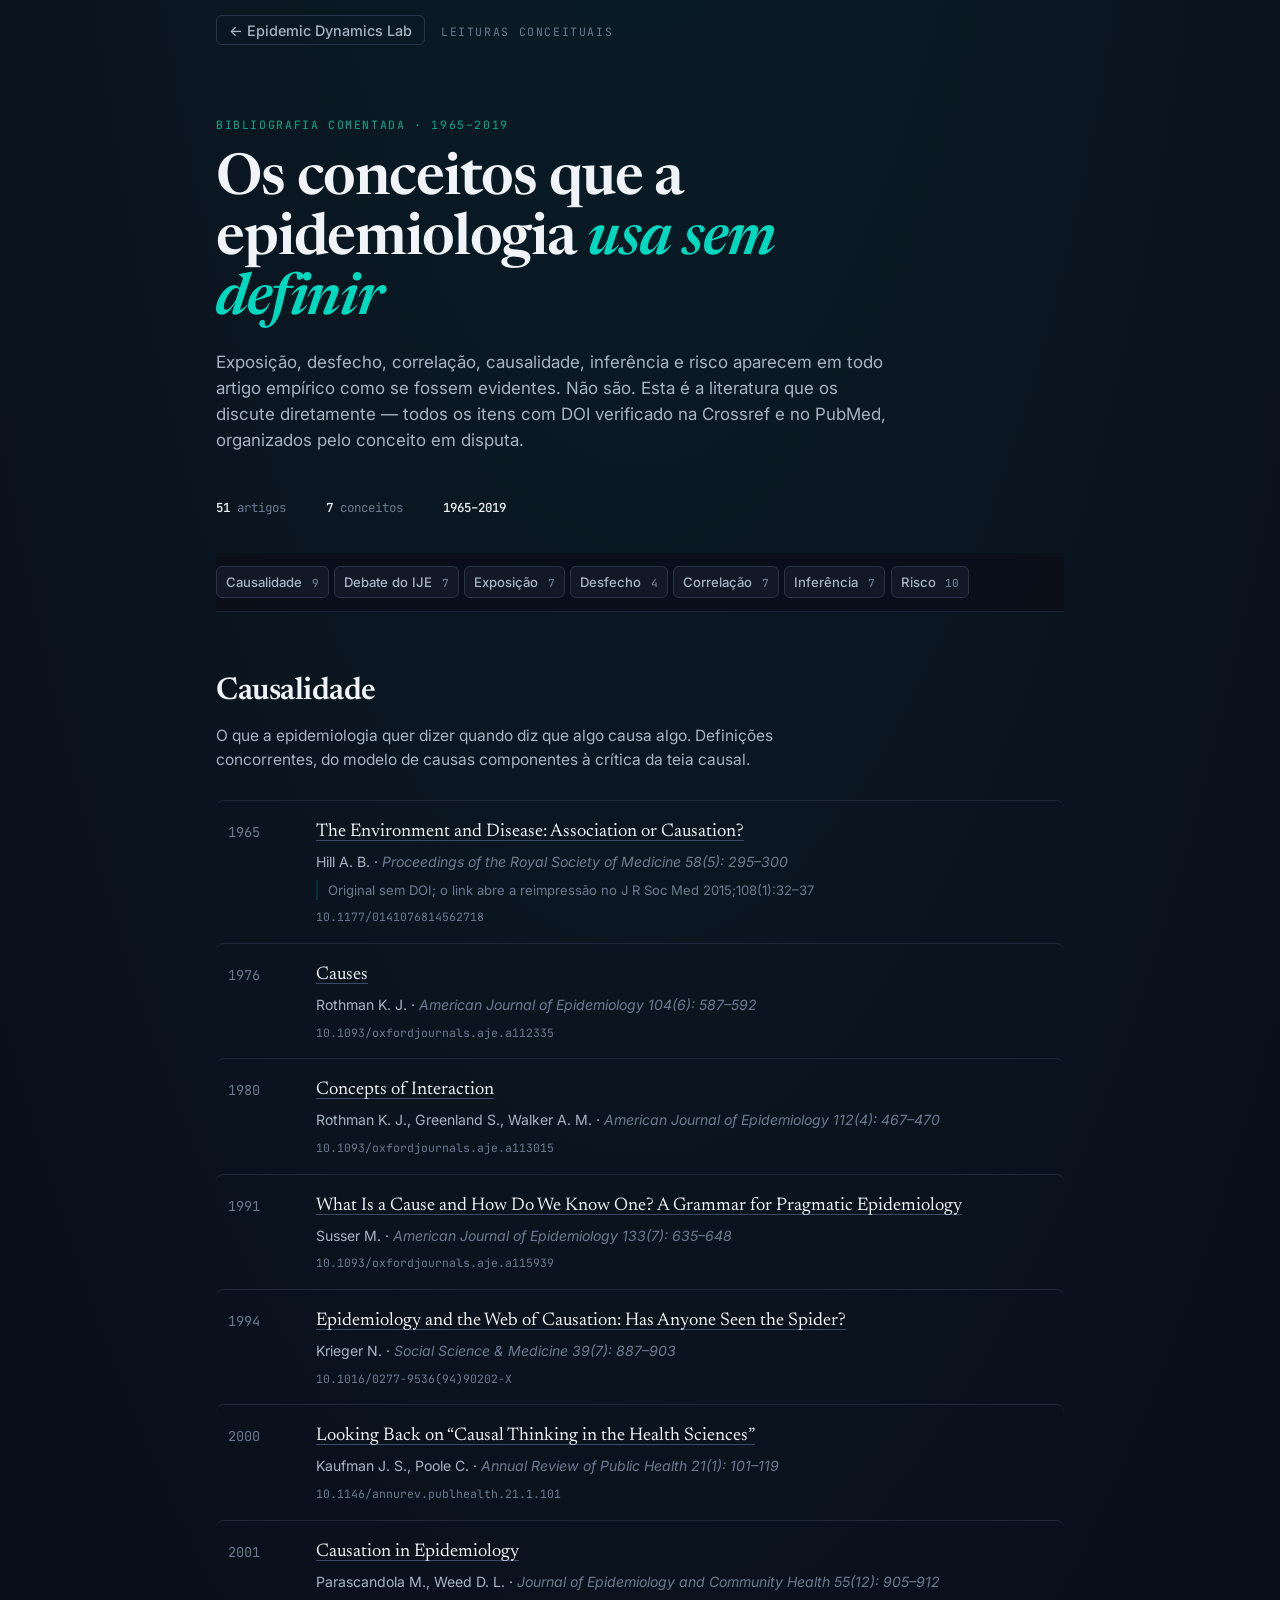
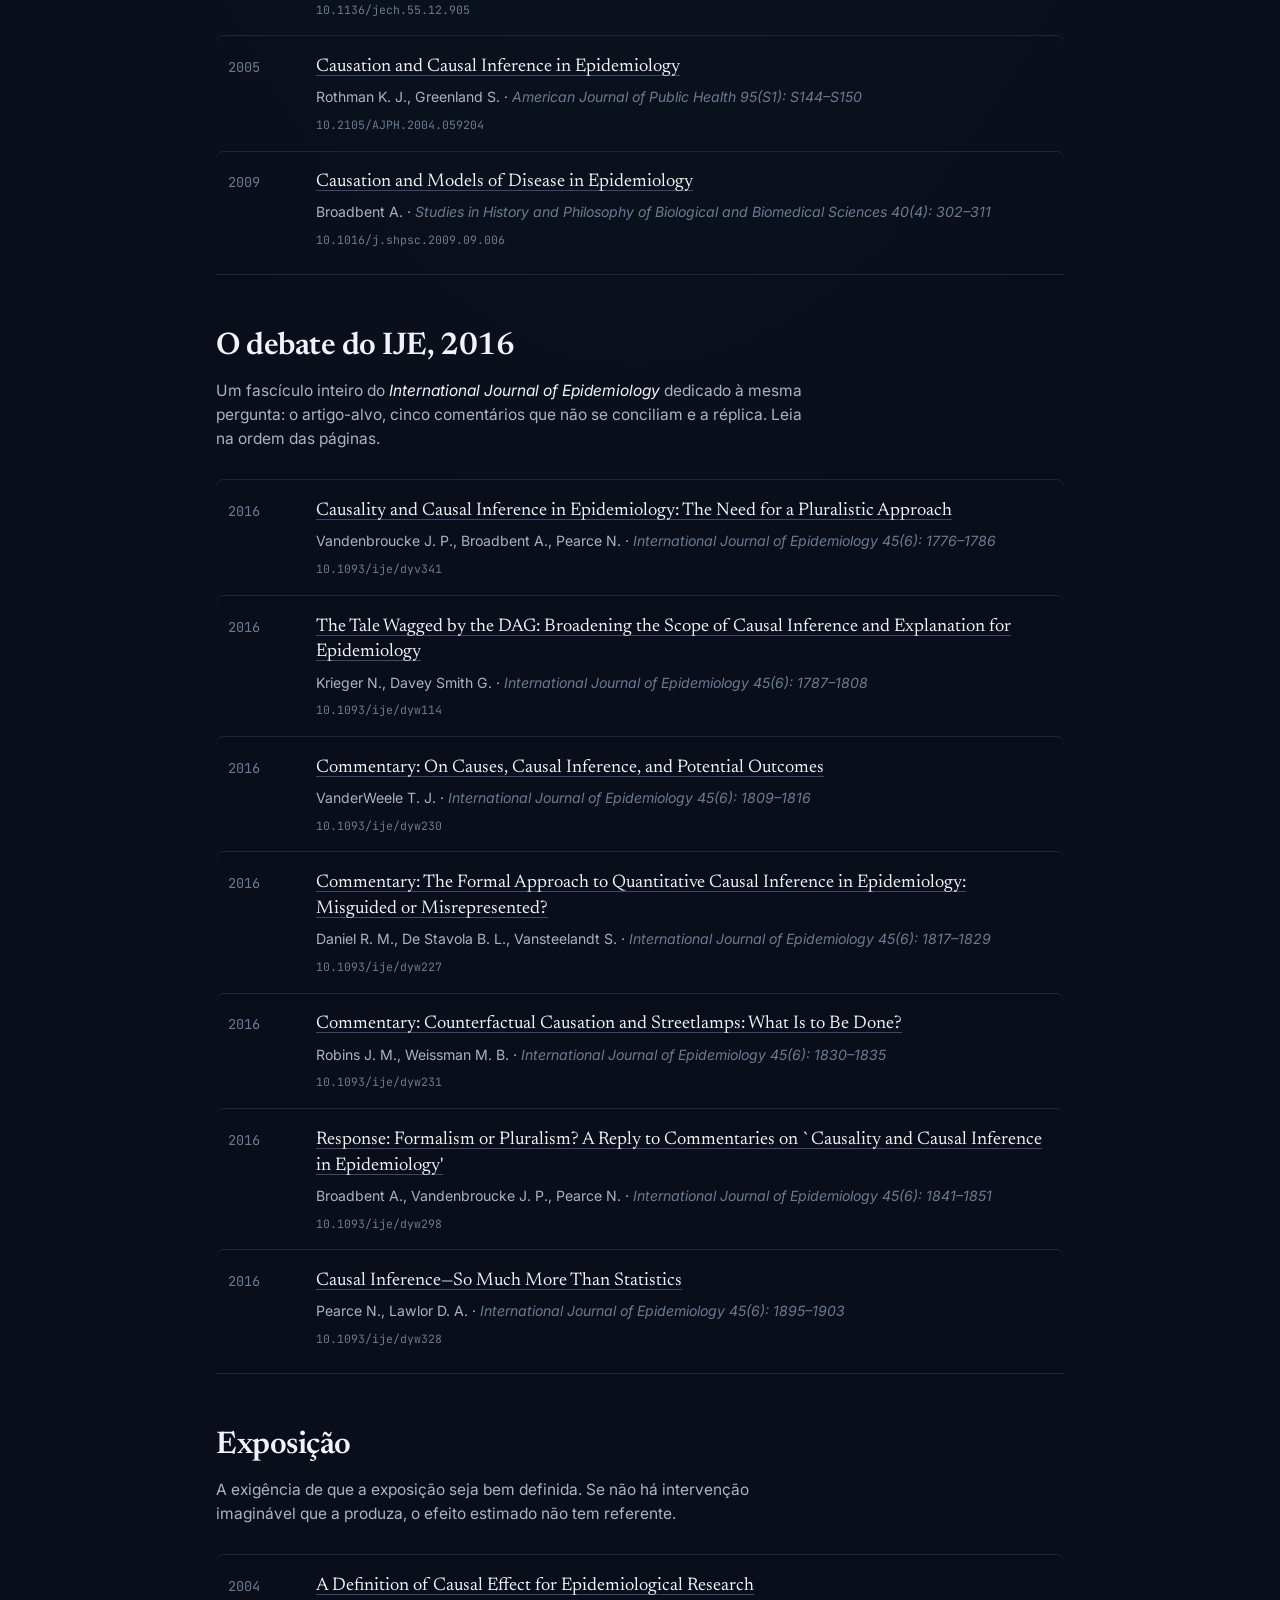
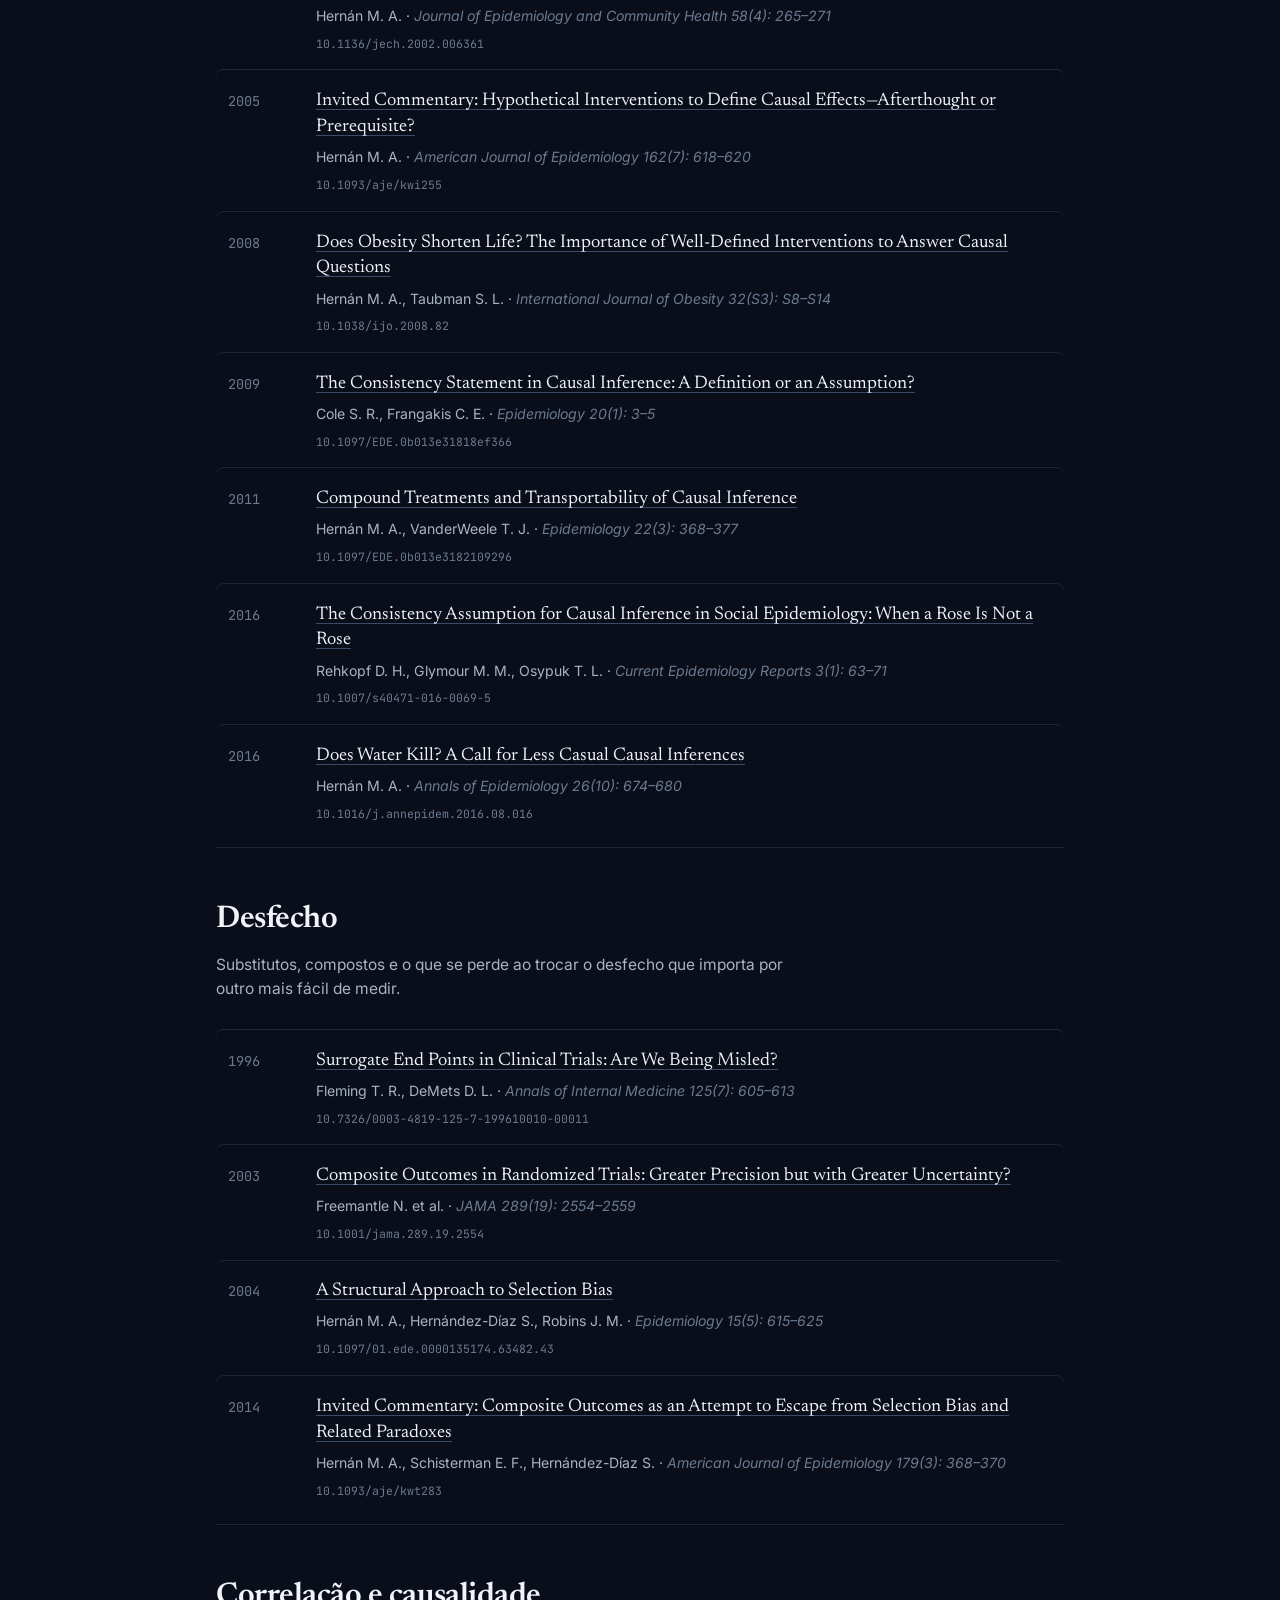
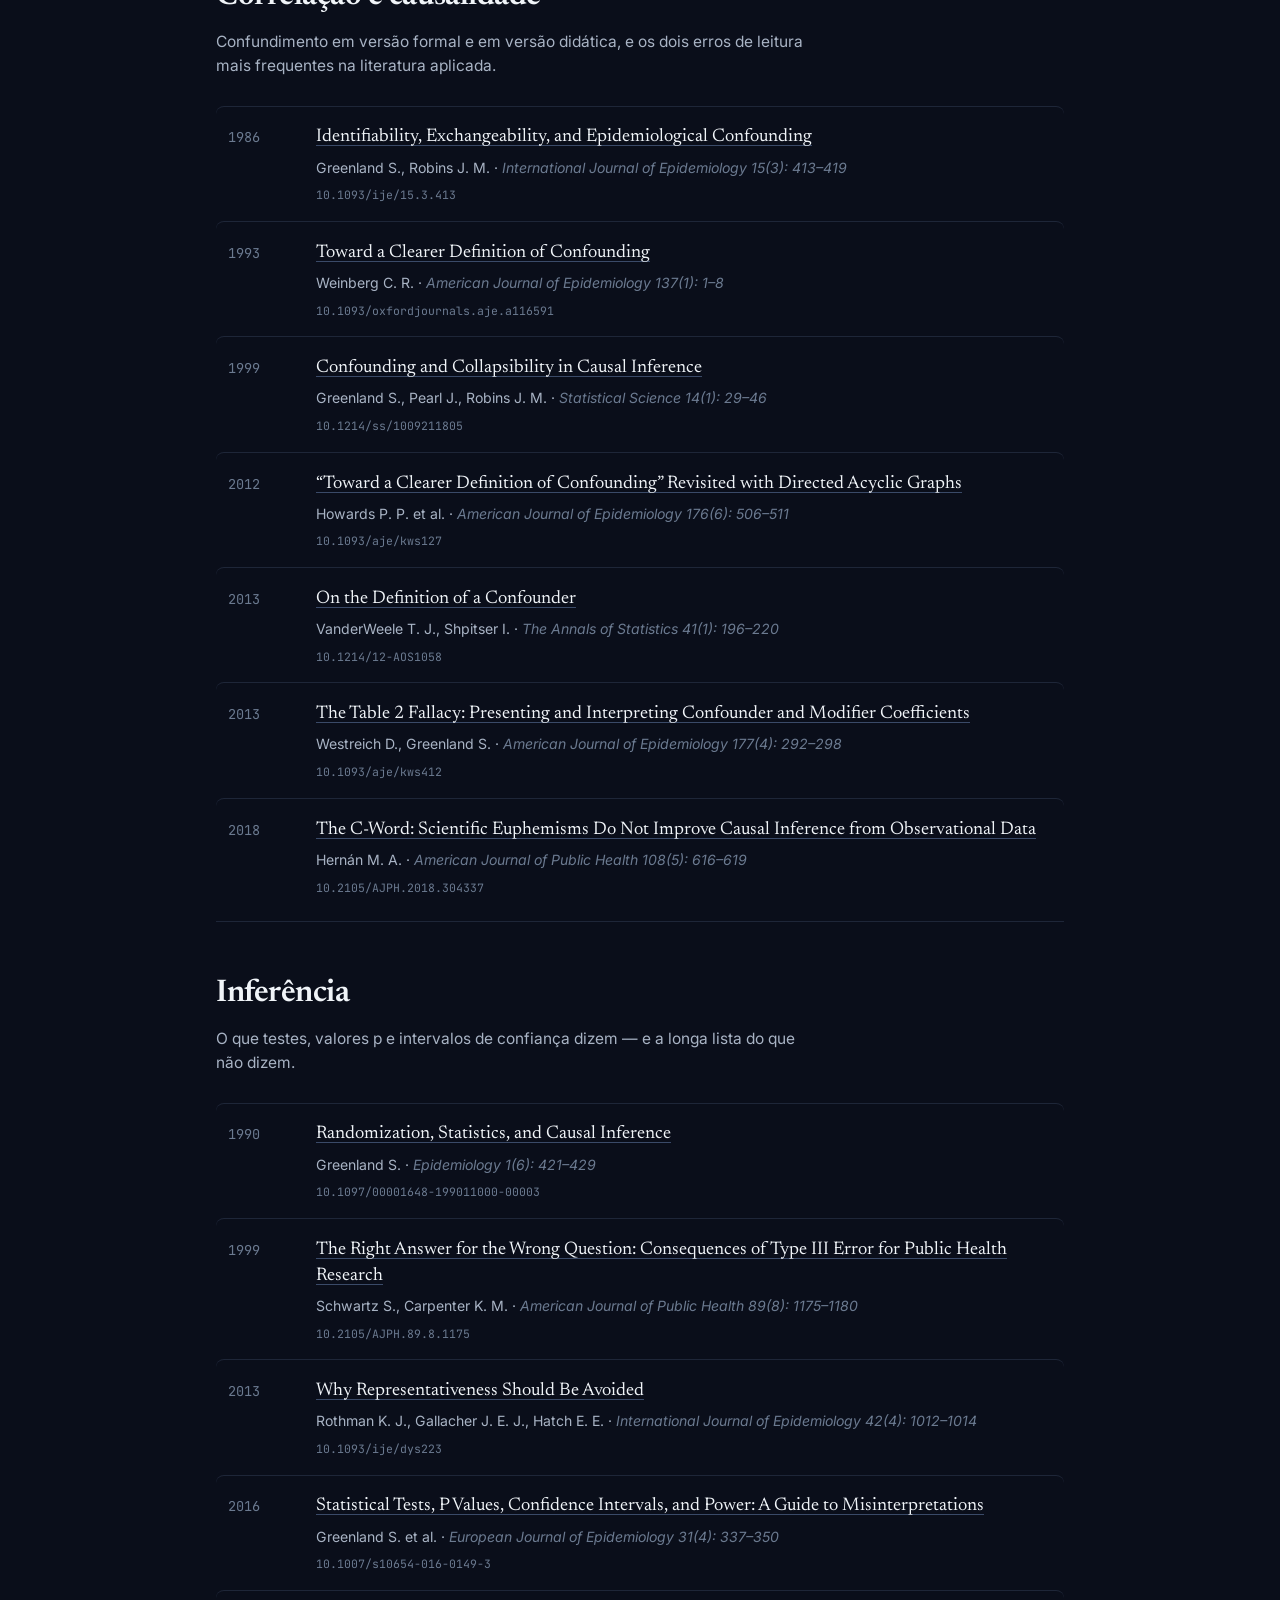
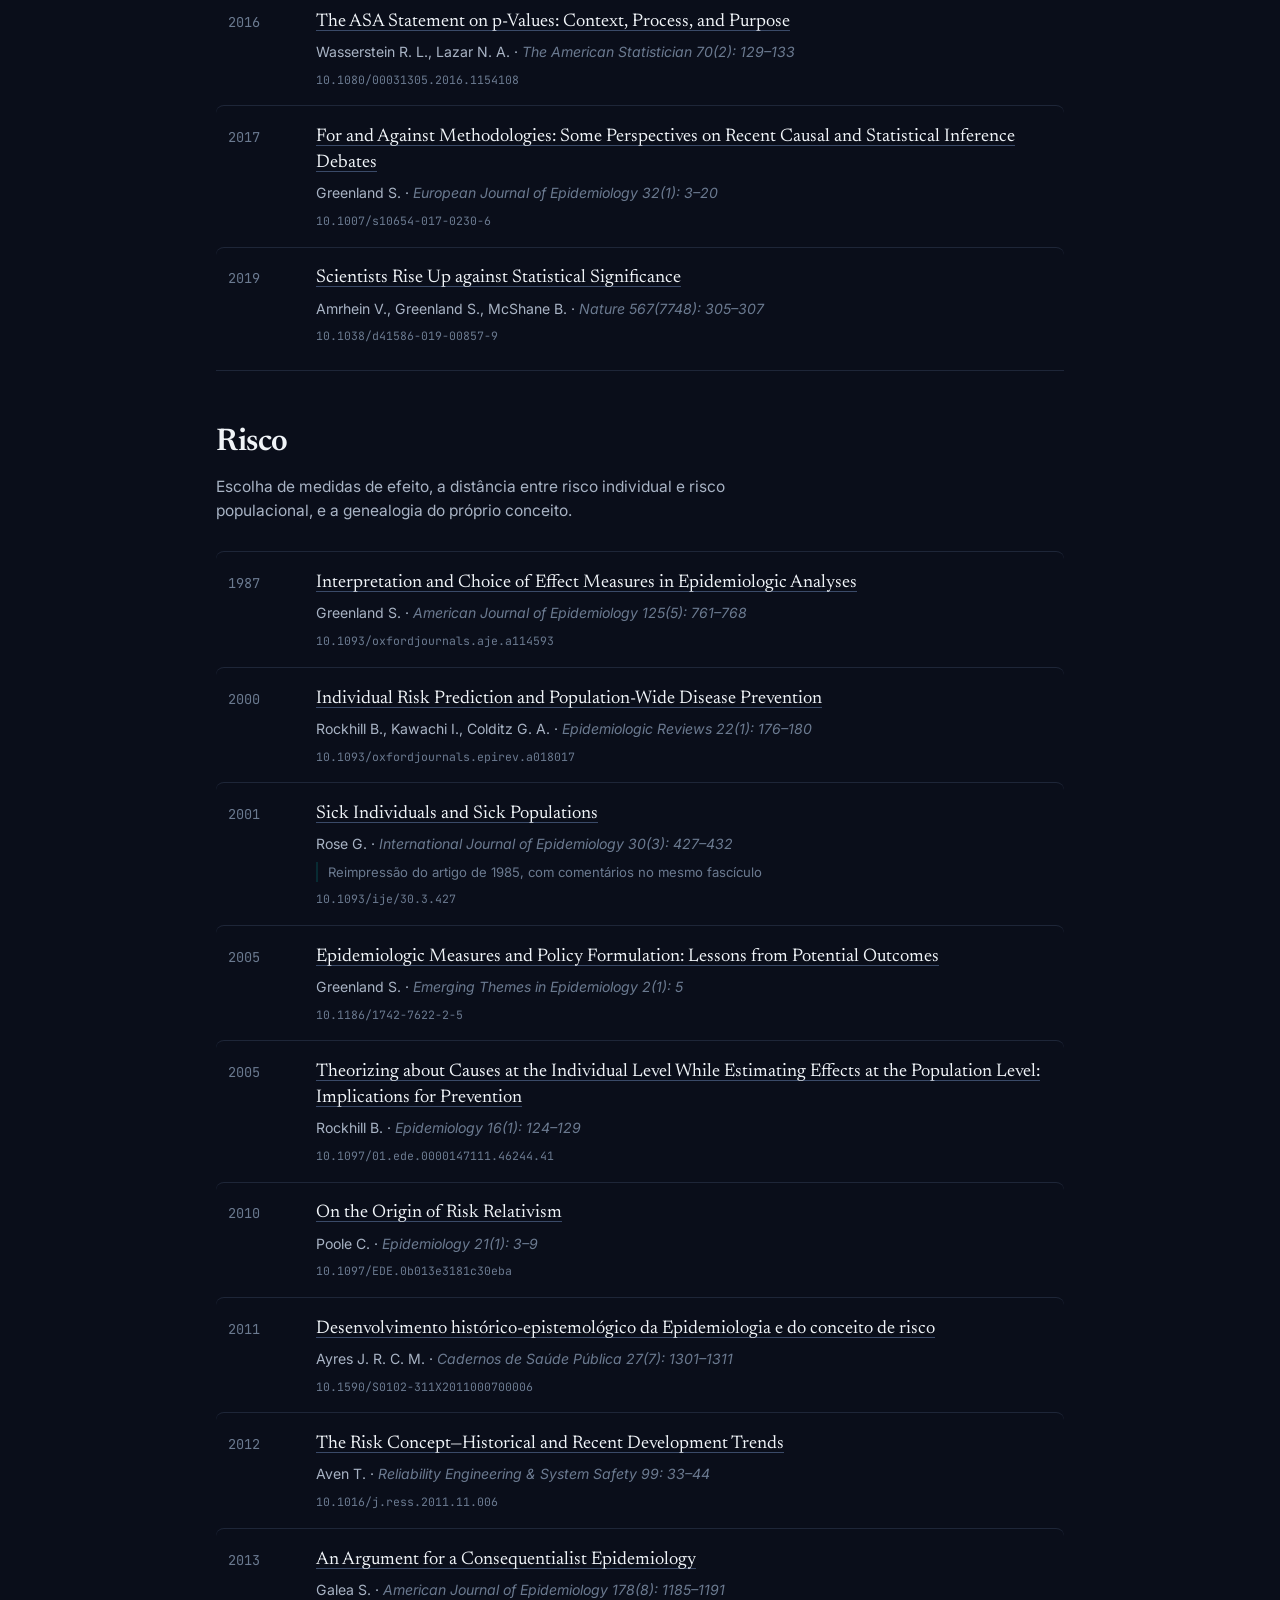
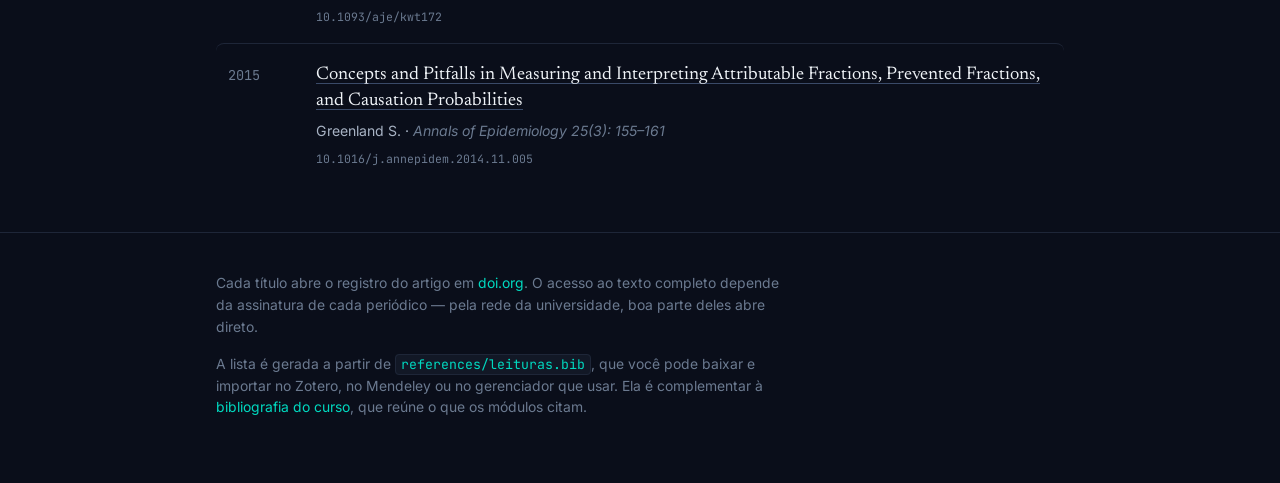
<file: leituras.html>
<!DOCTYPE html>
<html xmlns="http://www.w3.org/1999/xhtml" lang="pt-BR" xml:lang="pt-BR"><head>

<meta charset="utf-8">
<meta name="generator" content="quarto-1.9.38">

<meta name="viewport" content="width=device-width, initial-scale=1.0, user-scalable=yes">

<meta name="description" content="Bibliografia comentada sobre exposição, desfecho, correlação, causalidade, inferência e risco: 51 artigos com DOI, agrupados pelo conceito em disputa.">

<title>Leituras conceituais — Epidemic Dynamics Lab</title>
<style>
/* Default styles provided by pandoc.
** See https://pandoc.org/MANUAL.html#variables-for-html for config info.
*/
code{white-space: pre-wrap;}
span.smallcaps{font-variant: small-caps;}
div.columns{display: flex; gap: min(4vw, 1.5em);}
div.column{flex: auto; overflow-x: auto;}
div.hanging-indent{margin-left: 1.5em; text-indent: -1.5em;}
ul.task-list{list-style: none;}
ul.task-list li input[type="checkbox"] {
  width: 0.8em;
  margin: 0 0.8em 0.2em -1em; /* quarto-specific, see https://github.com/quarto-dev/quarto-cli/issues/4556 */ 
  vertical-align: middle;
}
.display.math{display: block; text-align: center; margin: 0.5rem auto;}
</style>


<meta name="author" content="Henrique Alvarenga da Silva">
<link rel="icon" href="assets/favicon.svg" type="image/svg+xml">
<link rel="canonical" href="https://henriquealvarenga.com/epidemic-dynamics-lab/leituras.html">
<meta property="og:type" content="article">
<meta property="og:title" content="Leituras conceituais — Epidemic Dynamics Lab">
<meta property="og:description" content="51 artigos sobre exposição, desfecho, correlação, causalidade, inferência e risco, agrupados pelo conceito em disputa.">
<meta property="og:url" content="https://henriquealvarenga.com/epidemic-dynamics-lab/leituras.html">
<meta property="og:image" content="https://henriquealvarenga.com/epidemic-dynamics-lab/assets/og-image.png">
<meta property="og:locale" content="pt_BR">
<meta name="twitter:card" content="summary_large_image">
<link rel="preconnect" href="https://fonts.googleapis.com">
<link rel="preconnect" href="https://fonts.gstatic.com" crossorigin="">
<link rel="stylesheet" href="https://fonts.googleapis.com/css2?family=Inter:wght@400;500;600;700&amp;family=Newsreader:ital,opsz,wght@0,6..72,400;0,6..72,600;1,6..72,400&amp;family=JetBrains+Mono:wght@400;500&amp;display=swap">


<link rel="stylesheet" href="assets/leituras.css">
</head>

<body>





<div class="topbar">
<p><a href="index.html" class="topbar-back">← Epidemic Dynamics Lab</a></p>
<p><span class="topbar-title">Leituras conceituais</span></p>
</div>
<div class="hero">
<div class="wrap">
<p><span class="eyebrow">Bibliografia comentada · 1965–2019</span></p>
<h1 id="os-conceitos-que-a-epidemiologia-usa-sem-definir">Os conceitos que a epidemiologia <span class="em">usa sem definir</span></h1>
<div class="lede">
<p>Exposição, desfecho, correlação, causalidade, inferência e risco aparecem em todo artigo empírico como se fossem evidentes. Não são. Esta é a literatura que os discute diretamente — todos os itens com DOI verificado na Crossref e no PubMed, organizados pelo conceito em disputa.</p>
</div>
</div>
</div>
<div class="wrap">
<!-- ARQUIVO GERADO por scripts/leituras2md.py a partir de
     references/leituras.bib. NÃO EDITE À MÃO: a próxima execução
     do gerador sobrescreve tudo. Para mudar uma referência, edite
     o .bib; para mudar a prosa de uma seção, edite o gerador. -->
<ul class="facts">
  <li><b>51</b> artigos</li>
  <li><b>7</b> conceitos</li>
  <li><b>1965–2019</b></li>
</ul>

<nav class="chips" aria-label="Conceitos">
  <a class="chip" href="#causalidade">Causalidade <span>9</span></a>
  <a class="chip" href="#debate">Debate do IJE <span>7</span></a>
  <a class="chip" href="#exposicao">Exposição <span>7</span></a>
  <a class="chip" href="#desfecho">Desfecho <span>4</span></a>
  <a class="chip" href="#correlacao">Correlação <span>7</span></a>
  <a class="chip" href="#inferencia">Inferência <span>7</span></a>
  <a class="chip" href="#risco">Risco <span>10</span></a>
</nav>

<section id="causalidade" class="sec">
  <header class="sec-head">
    <h2>Causalidade</h2>
    <p>O que a epidemiologia quer dizer quando diz que algo causa algo. Definições concorrentes, do modelo de causas componentes à crítica da teia causal.</p>
  </header>
  <ol class="refs">
    <li class="ref">
      <span class="ref-year">1965</span>
      <div class="ref-body">
        <a class="ref-title" href="https://doi.org/10.1177/0141076814562718" target="_blank" rel="noopener">The Environment and Disease: Association or Causation?</a>
        <p class="ref-source">Hill A. B. · <i>Proceedings of the Royal Society of Medicine 58(5): 295–300</i></p>
        <p class="ref-note">Original sem DOI; o link abre a reimpressão no J R Soc Med 2015;108(1):32–37</p>
        <span class="ref-doi">10.1177/0141076814562718</span>
      </div>
    </li>
    <li class="ref">
      <span class="ref-year">1976</span>
      <div class="ref-body">
        <a class="ref-title" href="https://doi.org/10.1093/oxfordjournals.aje.a112335" target="_blank" rel="noopener">Causes</a>
        <p class="ref-source">Rothman K. J. · <i>American Journal of Epidemiology 104(6): 587–592</i></p>
        <span class="ref-doi">10.1093/oxfordjournals.aje.a112335</span>
      </div>
    </li>
    <li class="ref">
      <span class="ref-year">1980</span>
      <div class="ref-body">
        <a class="ref-title" href="https://doi.org/10.1093/oxfordjournals.aje.a113015" target="_blank" rel="noopener">Concepts of Interaction</a>
        <p class="ref-source">Rothman K. J., Greenland S., Walker A. M. · <i>American Journal of Epidemiology 112(4): 467–470</i></p>
        <span class="ref-doi">10.1093/oxfordjournals.aje.a113015</span>
      </div>
    </li>
    <li class="ref">
      <span class="ref-year">1991</span>
      <div class="ref-body">
        <a class="ref-title" href="https://doi.org/10.1093/oxfordjournals.aje.a115939" target="_blank" rel="noopener">What Is a Cause and How Do We Know One? A Grammar for Pragmatic Epidemiology</a>
        <p class="ref-source">Susser M. · <i>American Journal of Epidemiology 133(7): 635–648</i></p>
        <span class="ref-doi">10.1093/oxfordjournals.aje.a115939</span>
      </div>
    </li>
    <li class="ref">
      <span class="ref-year">1994</span>
      <div class="ref-body">
        <a class="ref-title" href="https://doi.org/10.1016/0277-9536(94)90202-X" target="_blank" rel="noopener">Epidemiology and the Web of Causation: Has Anyone Seen the Spider?</a>
        <p class="ref-source">Krieger N. · <i>Social Science &amp; Medicine 39(7): 887–903</i></p>
        <span class="ref-doi">10.1016/0277-9536(94)90202-X</span>
      </div>
    </li>
    <li class="ref">
      <span class="ref-year">2000</span>
      <div class="ref-body">
        <a class="ref-title" href="https://doi.org/10.1146/annurev.publhealth.21.1.101" target="_blank" rel="noopener">Looking Back on “Causal Thinking in the Health Sciences”</a>
        <p class="ref-source">Kaufman J. S., Poole C. · <i>Annual Review of Public Health 21(1): 101–119</i></p>
        <span class="ref-doi">10.1146/annurev.publhealth.21.1.101</span>
      </div>
    </li>
    <li class="ref">
      <span class="ref-year">2001</span>
      <div class="ref-body">
        <a class="ref-title" href="https://doi.org/10.1136/jech.55.12.905" target="_blank" rel="noopener">Causation in Epidemiology</a>
        <p class="ref-source">Parascandola M., Weed D. L. · <i>Journal of Epidemiology and Community Health 55(12): 905–912</i></p>
        <span class="ref-doi">10.1136/jech.55.12.905</span>
      </div>
    </li>
    <li class="ref">
      <span class="ref-year">2005</span>
      <div class="ref-body">
        <a class="ref-title" href="https://doi.org/10.2105/AJPH.2004.059204" target="_blank" rel="noopener">Causation and Causal Inference in Epidemiology</a>
        <p class="ref-source">Rothman K. J., Greenland S. · <i>American Journal of Public Health 95(S1): S144–S150</i></p>
        <span class="ref-doi">10.2105/AJPH.2004.059204</span>
      </div>
    </li>
    <li class="ref">
      <span class="ref-year">2009</span>
      <div class="ref-body">
        <a class="ref-title" href="https://doi.org/10.1016/j.shpsc.2009.09.006" target="_blank" rel="noopener">Causation and Models of Disease in Epidemiology</a>
        <p class="ref-source">Broadbent A. · <i>Studies in History and Philosophy of Biological and Biomedical Sciences 40(4): 302–311</i></p>
        <span class="ref-doi">10.1016/j.shpsc.2009.09.006</span>
      </div>
    </li>
  </ol>
</section>

<section id="debate" class="sec">
  <header class="sec-head">
    <h2>O debate do IJE, 2016</h2>
    <p>Um fascículo inteiro do <i>International Journal of Epidemiology</i> dedicado à mesma pergunta: o artigo-alvo, cinco comentários que não se conciliam e a réplica. Leia na ordem das páginas.</p>
  </header>
  <ol class="refs">
    <li class="ref">
      <span class="ref-year">2016</span>
      <div class="ref-body">
        <a class="ref-title" href="https://doi.org/10.1093/ije/dyv341" target="_blank" rel="noopener">Causality and Causal Inference in Epidemiology: The Need for a Pluralistic Approach</a>
        <p class="ref-source">Vandenbroucke J. P., Broadbent A., Pearce N. · <i>International Journal of Epidemiology 45(6): 1776–1786</i></p>
        <span class="ref-doi">10.1093/ije/dyv341</span>
      </div>
    </li>
    <li class="ref">
      <span class="ref-year">2016</span>
      <div class="ref-body">
        <a class="ref-title" href="https://doi.org/10.1093/ije/dyw114" target="_blank" rel="noopener">The Tale Wagged by the DAG: Broadening the Scope of Causal Inference and Explanation for Epidemiology</a>
        <p class="ref-source">Krieger N., Davey Smith G. · <i>International Journal of Epidemiology 45(6): 1787–1808</i></p>
        <span class="ref-doi">10.1093/ije/dyw114</span>
      </div>
    </li>
    <li class="ref">
      <span class="ref-year">2016</span>
      <div class="ref-body">
        <a class="ref-title" href="https://doi.org/10.1093/ije/dyw230" target="_blank" rel="noopener">Commentary: On Causes, Causal Inference, and Potential Outcomes</a>
        <p class="ref-source">VanderWeele T. J. · <i>International Journal of Epidemiology 45(6): 1809–1816</i></p>
        <span class="ref-doi">10.1093/ije/dyw230</span>
      </div>
    </li>
    <li class="ref">
      <span class="ref-year">2016</span>
      <div class="ref-body">
        <a class="ref-title" href="https://doi.org/10.1093/ije/dyw227" target="_blank" rel="noopener">Commentary: The Formal Approach to Quantitative Causal Inference in Epidemiology: Misguided or Misrepresented?</a>
        <p class="ref-source">Daniel R. M., De Stavola B. L., Vansteelandt S. · <i>International Journal of Epidemiology 45(6): 1817–1829</i></p>
        <span class="ref-doi">10.1093/ije/dyw227</span>
      </div>
    </li>
    <li class="ref">
      <span class="ref-year">2016</span>
      <div class="ref-body">
        <a class="ref-title" href="https://doi.org/10.1093/ije/dyw231" target="_blank" rel="noopener">Commentary: Counterfactual Causation and Streetlamps: What Is to Be Done?</a>
        <p class="ref-source">Robins J. M., Weissman M. B. · <i>International Journal of Epidemiology 45(6): 1830–1835</i></p>
        <span class="ref-doi">10.1093/ije/dyw231</span>
      </div>
    </li>
    <li class="ref">
      <span class="ref-year">2016</span>
      <div class="ref-body">
        <a class="ref-title" href="https://doi.org/10.1093/ije/dyw298" target="_blank" rel="noopener">Response: Formalism or Pluralism? A Reply to Commentaries on `Causality and Causal Inference in Epidemiology'</a>
        <p class="ref-source">Broadbent A., Vandenbroucke J. P., Pearce N. · <i>International Journal of Epidemiology 45(6): 1841–1851</i></p>
        <span class="ref-doi">10.1093/ije/dyw298</span>
      </div>
    </li>
    <li class="ref">
      <span class="ref-year">2016</span>
      <div class="ref-body">
        <a class="ref-title" href="https://doi.org/10.1093/ije/dyw328" target="_blank" rel="noopener">Causal Inference—So Much More Than Statistics</a>
        <p class="ref-source">Pearce N., Lawlor D. A. · <i>International Journal of Epidemiology 45(6): 1895–1903</i></p>
        <span class="ref-doi">10.1093/ije/dyw328</span>
      </div>
    </li>
  </ol>
</section>

<section id="exposicao" class="sec">
  <header class="sec-head">
    <h2>Exposição</h2>
    <p>A exigência de que a exposição seja bem definida. Se não há intervenção imaginável que a produza, o efeito estimado não tem referente.</p>
  </header>
  <ol class="refs">
    <li class="ref">
      <span class="ref-year">2004</span>
      <div class="ref-body">
        <a class="ref-title" href="https://doi.org/10.1136/jech.2002.006361" target="_blank" rel="noopener">A Definition of Causal Effect for Epidemiological Research</a>
        <p class="ref-source">Hernán M. A. · <i>Journal of Epidemiology and Community Health 58(4): 265–271</i></p>
        <span class="ref-doi">10.1136/jech.2002.006361</span>
      </div>
    </li>
    <li class="ref">
      <span class="ref-year">2005</span>
      <div class="ref-body">
        <a class="ref-title" href="https://doi.org/10.1093/aje/kwi255" target="_blank" rel="noopener">Invited Commentary: Hypothetical Interventions to Define Causal Effects—Afterthought or Prerequisite?</a>
        <p class="ref-source">Hernán M. A. · <i>American Journal of Epidemiology 162(7): 618–620</i></p>
        <span class="ref-doi">10.1093/aje/kwi255</span>
      </div>
    </li>
    <li class="ref">
      <span class="ref-year">2008</span>
      <div class="ref-body">
        <a class="ref-title" href="https://doi.org/10.1038/ijo.2008.82" target="_blank" rel="noopener">Does Obesity Shorten Life? The Importance of Well-Defined Interventions to Answer Causal Questions</a>
        <p class="ref-source">Hernán M. A., Taubman S. L. · <i>International Journal of Obesity 32(S3): S8–S14</i></p>
        <span class="ref-doi">10.1038/ijo.2008.82</span>
      </div>
    </li>
    <li class="ref">
      <span class="ref-year">2009</span>
      <div class="ref-body">
        <a class="ref-title" href="https://doi.org/10.1097/EDE.0b013e31818ef366" target="_blank" rel="noopener">The Consistency Statement in Causal Inference: A Definition or an Assumption?</a>
        <p class="ref-source">Cole S. R., Frangakis C. E. · <i>Epidemiology 20(1): 3–5</i></p>
        <span class="ref-doi">10.1097/EDE.0b013e31818ef366</span>
      </div>
    </li>
    <li class="ref">
      <span class="ref-year">2011</span>
      <div class="ref-body">
        <a class="ref-title" href="https://doi.org/10.1097/EDE.0b013e3182109296" target="_blank" rel="noopener">Compound Treatments and Transportability of Causal Inference</a>
        <p class="ref-source">Hernán M. A., VanderWeele T. J. · <i>Epidemiology 22(3): 368–377</i></p>
        <span class="ref-doi">10.1097/EDE.0b013e3182109296</span>
      </div>
    </li>
    <li class="ref">
      <span class="ref-year">2016</span>
      <div class="ref-body">
        <a class="ref-title" href="https://doi.org/10.1007/s40471-016-0069-5" target="_blank" rel="noopener">The Consistency Assumption for Causal Inference in Social Epidemiology: When a Rose Is Not a Rose</a>
        <p class="ref-source">Rehkopf D. H., Glymour M. M., Osypuk T. L. · <i>Current Epidemiology Reports 3(1): 63–71</i></p>
        <span class="ref-doi">10.1007/s40471-016-0069-5</span>
      </div>
    </li>
    <li class="ref">
      <span class="ref-year">2016</span>
      <div class="ref-body">
        <a class="ref-title" href="https://doi.org/10.1016/j.annepidem.2016.08.016" target="_blank" rel="noopener">Does Water Kill? A Call for Less Casual Causal Inferences</a>
        <p class="ref-source">Hernán M. A. · <i>Annals of Epidemiology 26(10): 674–680</i></p>
        <span class="ref-doi">10.1016/j.annepidem.2016.08.016</span>
      </div>
    </li>
  </ol>
</section>

<section id="desfecho" class="sec">
  <header class="sec-head">
    <h2>Desfecho</h2>
    <p>Substitutos, compostos e o que se perde ao trocar o desfecho que importa por outro mais fácil de medir.</p>
  </header>
  <ol class="refs">
    <li class="ref">
      <span class="ref-year">1996</span>
      <div class="ref-body">
        <a class="ref-title" href="https://doi.org/10.7326/0003-4819-125-7-199610010-00011" target="_blank" rel="noopener">Surrogate End Points in Clinical Trials: Are We Being Misled?</a>
        <p class="ref-source">Fleming T. R., DeMets D. L. · <i>Annals of Internal Medicine 125(7): 605–613</i></p>
        <span class="ref-doi">10.7326/0003-4819-125-7-199610010-00011</span>
      </div>
    </li>
    <li class="ref">
      <span class="ref-year">2003</span>
      <div class="ref-body">
        <a class="ref-title" href="https://doi.org/10.1001/jama.289.19.2554" target="_blank" rel="noopener">Composite Outcomes in Randomized Trials: Greater Precision but with Greater Uncertainty?</a>
        <p class="ref-source">Freemantle N. et al. · <i>JAMA 289(19): 2554–2559</i></p>
        <span class="ref-doi">10.1001/jama.289.19.2554</span>
      </div>
    </li>
    <li class="ref">
      <span class="ref-year">2004</span>
      <div class="ref-body">
        <a class="ref-title" href="https://doi.org/10.1097/01.ede.0000135174.63482.43" target="_blank" rel="noopener">A Structural Approach to Selection Bias</a>
        <p class="ref-source">Hernán M. A., Hernández-Díaz S., Robins J. M. · <i>Epidemiology 15(5): 615–625</i></p>
        <span class="ref-doi">10.1097/01.ede.0000135174.63482.43</span>
      </div>
    </li>
    <li class="ref">
      <span class="ref-year">2014</span>
      <div class="ref-body">
        <a class="ref-title" href="https://doi.org/10.1093/aje/kwt283" target="_blank" rel="noopener">Invited Commentary: Composite Outcomes as an Attempt to Escape from Selection Bias and Related Paradoxes</a>
        <p class="ref-source">Hernán M. A., Schisterman E. F., Hernández-Díaz S. · <i>American Journal of Epidemiology 179(3): 368–370</i></p>
        <span class="ref-doi">10.1093/aje/kwt283</span>
      </div>
    </li>
  </ol>
</section>

<section id="correlacao" class="sec">
  <header class="sec-head">
    <h2>Correlação e causalidade</h2>
    <p>Confundimento em versão formal e em versão didática, e os dois erros de leitura mais frequentes na literatura aplicada.</p>
  </header>
  <ol class="refs">
    <li class="ref">
      <span class="ref-year">1986</span>
      <div class="ref-body">
        <a class="ref-title" href="https://doi.org/10.1093/ije/15.3.413" target="_blank" rel="noopener">Identifiability, Exchangeability, and Epidemiological Confounding</a>
        <p class="ref-source">Greenland S., Robins J. M. · <i>International Journal of Epidemiology 15(3): 413–419</i></p>
        <span class="ref-doi">10.1093/ije/15.3.413</span>
      </div>
    </li>
    <li class="ref">
      <span class="ref-year">1993</span>
      <div class="ref-body">
        <a class="ref-title" href="https://doi.org/10.1093/oxfordjournals.aje.a116591" target="_blank" rel="noopener">Toward a Clearer Definition of Confounding</a>
        <p class="ref-source">Weinberg C. R. · <i>American Journal of Epidemiology 137(1): 1–8</i></p>
        <span class="ref-doi">10.1093/oxfordjournals.aje.a116591</span>
      </div>
    </li>
    <li class="ref">
      <span class="ref-year">1999</span>
      <div class="ref-body">
        <a class="ref-title" href="https://doi.org/10.1214/ss/1009211805" target="_blank" rel="noopener">Confounding and Collapsibility in Causal Inference</a>
        <p class="ref-source">Greenland S., Pearl J., Robins J. M. · <i>Statistical Science 14(1): 29–46</i></p>
        <span class="ref-doi">10.1214/ss/1009211805</span>
      </div>
    </li>
    <li class="ref">
      <span class="ref-year">2012</span>
      <div class="ref-body">
        <a class="ref-title" href="https://doi.org/10.1093/aje/kws127" target="_blank" rel="noopener">“Toward a Clearer Definition of Confounding” Revisited with Directed Acyclic Graphs</a>
        <p class="ref-source">Howards P. P. et al. · <i>American Journal of Epidemiology 176(6): 506–511</i></p>
        <span class="ref-doi">10.1093/aje/kws127</span>
      </div>
    </li>
    <li class="ref">
      <span class="ref-year">2013</span>
      <div class="ref-body">
        <a class="ref-title" href="https://doi.org/10.1214/12-AOS1058" target="_blank" rel="noopener">On the Definition of a Confounder</a>
        <p class="ref-source">VanderWeele T. J., Shpitser I. · <i>The Annals of Statistics 41(1): 196–220</i></p>
        <span class="ref-doi">10.1214/12-AOS1058</span>
      </div>
    </li>
    <li class="ref">
      <span class="ref-year">2013</span>
      <div class="ref-body">
        <a class="ref-title" href="https://doi.org/10.1093/aje/kws412" target="_blank" rel="noopener">The Table 2 Fallacy: Presenting and Interpreting Confounder and Modifier Coefficients</a>
        <p class="ref-source">Westreich D., Greenland S. · <i>American Journal of Epidemiology 177(4): 292–298</i></p>
        <span class="ref-doi">10.1093/aje/kws412</span>
      </div>
    </li>
    <li class="ref">
      <span class="ref-year">2018</span>
      <div class="ref-body">
        <a class="ref-title" href="https://doi.org/10.2105/AJPH.2018.304337" target="_blank" rel="noopener">The C-Word: Scientific Euphemisms Do Not Improve Causal Inference from Observational Data</a>
        <p class="ref-source">Hernán M. A. · <i>American Journal of Public Health 108(5): 616–619</i></p>
        <span class="ref-doi">10.2105/AJPH.2018.304337</span>
      </div>
    </li>
  </ol>
</section>

<section id="inferencia" class="sec">
  <header class="sec-head">
    <h2>Inferência</h2>
    <p>O que testes, valores p e intervalos de confiança dizem — e a longa lista do que não dizem.</p>
  </header>
  <ol class="refs">
    <li class="ref">
      <span class="ref-year">1990</span>
      <div class="ref-body">
        <a class="ref-title" href="https://doi.org/10.1097/00001648-199011000-00003" target="_blank" rel="noopener">Randomization, Statistics, and Causal Inference</a>
        <p class="ref-source">Greenland S. · <i>Epidemiology 1(6): 421–429</i></p>
        <span class="ref-doi">10.1097/00001648-199011000-00003</span>
      </div>
    </li>
    <li class="ref">
      <span class="ref-year">1999</span>
      <div class="ref-body">
        <a class="ref-title" href="https://doi.org/10.2105/AJPH.89.8.1175" target="_blank" rel="noopener">The Right Answer for the Wrong Question: Consequences of Type III Error for Public Health Research</a>
        <p class="ref-source">Schwartz S., Carpenter K. M. · <i>American Journal of Public Health 89(8): 1175–1180</i></p>
        <span class="ref-doi">10.2105/AJPH.89.8.1175</span>
      </div>
    </li>
    <li class="ref">
      <span class="ref-year">2013</span>
      <div class="ref-body">
        <a class="ref-title" href="https://doi.org/10.1093/ije/dys223" target="_blank" rel="noopener">Why Representativeness Should Be Avoided</a>
        <p class="ref-source">Rothman K. J., Gallacher J. E. J., Hatch E. E. · <i>International Journal of Epidemiology 42(4): 1012–1014</i></p>
        <span class="ref-doi">10.1093/ije/dys223</span>
      </div>
    </li>
    <li class="ref">
      <span class="ref-year">2016</span>
      <div class="ref-body">
        <a class="ref-title" href="https://doi.org/10.1007/s10654-016-0149-3" target="_blank" rel="noopener">Statistical Tests, P Values, Confidence Intervals, and Power: A Guide to Misinterpretations</a>
        <p class="ref-source">Greenland S. et al. · <i>European Journal of Epidemiology 31(4): 337–350</i></p>
        <span class="ref-doi">10.1007/s10654-016-0149-3</span>
      </div>
    </li>
    <li class="ref">
      <span class="ref-year">2016</span>
      <div class="ref-body">
        <a class="ref-title" href="https://doi.org/10.1080/00031305.2016.1154108" target="_blank" rel="noopener">The ASA Statement on p-Values: Context, Process, and Purpose</a>
        <p class="ref-source">Wasserstein R. L., Lazar N. A. · <i>The American Statistician 70(2): 129–133</i></p>
        <span class="ref-doi">10.1080/00031305.2016.1154108</span>
      </div>
    </li>
    <li class="ref">
      <span class="ref-year">2017</span>
      <div class="ref-body">
        <a class="ref-title" href="https://doi.org/10.1007/s10654-017-0230-6" target="_blank" rel="noopener">For and Against Methodologies: Some Perspectives on Recent Causal and Statistical Inference Debates</a>
        <p class="ref-source">Greenland S. · <i>European Journal of Epidemiology 32(1): 3–20</i></p>
        <span class="ref-doi">10.1007/s10654-017-0230-6</span>
      </div>
    </li>
    <li class="ref">
      <span class="ref-year">2019</span>
      <div class="ref-body">
        <a class="ref-title" href="https://doi.org/10.1038/d41586-019-00857-9" target="_blank" rel="noopener">Scientists Rise Up against Statistical Significance</a>
        <p class="ref-source">Amrhein V., Greenland S., McShane B. · <i>Nature 567(7748): 305–307</i></p>
        <span class="ref-doi">10.1038/d41586-019-00857-9</span>
      </div>
    </li>
  </ol>
</section>

<section id="risco" class="sec">
  <header class="sec-head">
    <h2>Risco</h2>
    <p>Escolha de medidas de efeito, a distância entre risco individual e risco populacional, e a genealogia do próprio conceito.</p>
  </header>
  <ol class="refs">
    <li class="ref">
      <span class="ref-year">1987</span>
      <div class="ref-body">
        <a class="ref-title" href="https://doi.org/10.1093/oxfordjournals.aje.a114593" target="_blank" rel="noopener">Interpretation and Choice of Effect Measures in Epidemiologic Analyses</a>
        <p class="ref-source">Greenland S. · <i>American Journal of Epidemiology 125(5): 761–768</i></p>
        <span class="ref-doi">10.1093/oxfordjournals.aje.a114593</span>
      </div>
    </li>
    <li class="ref">
      <span class="ref-year">2000</span>
      <div class="ref-body">
        <a class="ref-title" href="https://doi.org/10.1093/oxfordjournals.epirev.a018017" target="_blank" rel="noopener">Individual Risk Prediction and Population-Wide Disease Prevention</a>
        <p class="ref-source">Rockhill B., Kawachi I., Colditz G. A. · <i>Epidemiologic Reviews 22(1): 176–180</i></p>
        <span class="ref-doi">10.1093/oxfordjournals.epirev.a018017</span>
      </div>
    </li>
    <li class="ref">
      <span class="ref-year">2001</span>
      <div class="ref-body">
        <a class="ref-title" href="https://doi.org/10.1093/ije/30.3.427" target="_blank" rel="noopener">Sick Individuals and Sick Populations</a>
        <p class="ref-source">Rose G. · <i>International Journal of Epidemiology 30(3): 427–432</i></p>
        <p class="ref-note">Reimpressão do artigo de 1985, com comentários no mesmo fascículo</p>
        <span class="ref-doi">10.1093/ije/30.3.427</span>
      </div>
    </li>
    <li class="ref">
      <span class="ref-year">2005</span>
      <div class="ref-body">
        <a class="ref-title" href="https://doi.org/10.1186/1742-7622-2-5" target="_blank" rel="noopener">Epidemiologic Measures and Policy Formulation: Lessons from Potential Outcomes</a>
        <p class="ref-source">Greenland S. · <i>Emerging Themes in Epidemiology 2(1): 5</i></p>
        <span class="ref-doi">10.1186/1742-7622-2-5</span>
      </div>
    </li>
    <li class="ref">
      <span class="ref-year">2005</span>
      <div class="ref-body">
        <a class="ref-title" href="https://doi.org/10.1097/01.ede.0000147111.46244.41" target="_blank" rel="noopener">Theorizing about Causes at the Individual Level While Estimating Effects at the Population Level: Implications for Prevention</a>
        <p class="ref-source">Rockhill B. · <i>Epidemiology 16(1): 124–129</i></p>
        <span class="ref-doi">10.1097/01.ede.0000147111.46244.41</span>
      </div>
    </li>
    <li class="ref">
      <span class="ref-year">2010</span>
      <div class="ref-body">
        <a class="ref-title" href="https://doi.org/10.1097/EDE.0b013e3181c30eba" target="_blank" rel="noopener">On the Origin of Risk Relativism</a>
        <p class="ref-source">Poole C. · <i>Epidemiology 21(1): 3–9</i></p>
        <span class="ref-doi">10.1097/EDE.0b013e3181c30eba</span>
      </div>
    </li>
    <li class="ref">
      <span class="ref-year">2011</span>
      <div class="ref-body">
        <a class="ref-title" href="https://doi.org/10.1590/S0102-311X2011000700006" target="_blank" rel="noopener">Desenvolvimento histórico-epistemológico da Epidemiologia e do conceito de risco</a>
        <p class="ref-source">Ayres J. R. C. M. · <i>Cadernos de Saúde Pública 27(7): 1301–1311</i></p>
        <span class="ref-doi">10.1590/S0102-311X2011000700006</span>
      </div>
    </li>
    <li class="ref">
      <span class="ref-year">2012</span>
      <div class="ref-body">
        <a class="ref-title" href="https://doi.org/10.1016/j.ress.2011.11.006" target="_blank" rel="noopener">The Risk Concept—Historical and Recent Development Trends</a>
        <p class="ref-source">Aven T. · <i>Reliability Engineering &amp; System Safety 99: 33–44</i></p>
        <span class="ref-doi">10.1016/j.ress.2011.11.006</span>
      </div>
    </li>
    <li class="ref">
      <span class="ref-year">2013</span>
      <div class="ref-body">
        <a class="ref-title" href="https://doi.org/10.1093/aje/kwt172" target="_blank" rel="noopener">An Argument for a Consequentialist Epidemiology</a>
        <p class="ref-source">Galea S. · <i>American Journal of Epidemiology 178(8): 1185–1191</i></p>
        <span class="ref-doi">10.1093/aje/kwt172</span>
      </div>
    </li>
    <li class="ref">
      <span class="ref-year">2015</span>
      <div class="ref-body">
        <a class="ref-title" href="https://doi.org/10.1016/j.annepidem.2014.11.005" target="_blank" rel="noopener">Concepts and Pitfalls in Measuring and Interpreting Attributable Fractions, Prevented Fractions, and Causation Probabilities</a>
        <p class="ref-source">Greenland S. · <i>Annals of Epidemiology 25(3): 155–161</i></p>
        <span class="ref-doi">10.1016/j.annepidem.2014.11.005</span>
      </div>
    </li>
  </ol>
</section>

</div>
<div class="pagefoot">
<div class="wrap">
<p>Cada título abre o registro do artigo em <a href="https://doi.org" target="_blank">doi.org</a>. O acesso ao texto completo depende da assinatura de cada periódico — pela rede da universidade, boa parte deles abre direto.</p>
<p>A lista é gerada a partir de <a href="https://github.com/henriquealvarenga/epidemic-dynamics-lab/blob/main/references/leituras.bib"><code>references/leituras.bib</code></a>, que você pode baixar e importar no Zotero, no Mendeley ou no gerenciador que usar. Ela é complementar à <a href="index.html#/references">bibliografia do curso</a>, que reúne o que os módulos citam.</p>
</div>
</div>





</body></html>
</file>
<file: assets/leituras.css>
/* =========================================================================
   EPIDEMIC DYNAMICS LAB — estilo da página "Leituras conceituais"

   Usado só por leituras.html (gerado de leituras.qmd). Não carrega o
   styles.css do app: aquele arquivo tem 95 kB de layout de módulo, gráfico e
   quiz, nada disso serve aqui, e o Quarto renderiza com marcação própria.

   O que é compartilhado com o app é a PALETA — as variáveis abaixo são
   cópia das de styles.css, para que a página pertença visivelmente ao mesmo
   site. Se a paleta do app mudar, atualize aqui também (são 12 valores; um
   import de CSS custaria uma requisição extra para economizar 12 linhas).

   A tipografia é deliberadamente diferente: o app é todo Inter; aqui os
   títulos são em serifa (Newsreader). É uma sala de leitura, não uma tela de
   laboratório, e a serifa marca isso antes de qualquer texto ser lido.

   Estrutura:
     1. Variáveis e reset
     2. Topbar
     3. Hero
     4. Chips de navegação
     5. Seções e referências
     6. Rodapé
     7. Responsivo, movimento reduzido e impressão
   ========================================================================= */

/* ---------- 1. Variáveis e reset --------------------------------------- */
:root {
  --bg-0: #0a0e1a;
  --bg-1: #121826;
  --bg-2: #1c2436;

  --text-primary: #f0f4f8;
  --text-secondary: #a8b3c4;
  --text-muted: #6b7a90;

  --border-1: #1e2638;
  --border-2: #2a3449;
  --border-hover: #3a4a68;

  --accent: #00d9c0;
  --accent-soft: #00a98e;
  --accent-dim: rgba(0, 217, 192, 0.15);

  --sans: 'Inter', system-ui, -apple-system, 'Segoe UI', Roboto, sans-serif;
  --serif: 'Newsreader', Georgia, 'Times New Roman', serif;
  --mono: 'JetBrains Mono', ui-monospace, SFMono-Regular, Menlo, monospace;

  --t-fast: 120ms ease;
  --t-med: 220ms ease;
}

*, *::before, *::after { box-sizing: border-box; }

html {
  scroll-behavior: smooth;
  -webkit-text-size-adjust: 100%;
}

body {
  margin: 0;
  background: var(--bg-0);
  /* Brilho teal difuso no topo: mesma assinatura visual da home do app. */
  background-image: radial-gradient(
    120% 60% at 50% -10%, rgba(0, 217, 192, 0.09), transparent 60%);
  background-repeat: no-repeat;
  color: var(--text-primary);
  font-family: var(--sans);
  font-size: 16px;
  line-height: 1.55;
  -webkit-font-smoothing: antialiased;
  -moz-osx-font-smoothing: grayscale;
}

.wrap {
  max-width: 56rem;
  margin: 0 auto;
  padding: 0 1.5rem;
}

a { color: var(--accent); text-decoration: none; }

:focus-visible {
  outline: 2px solid var(--accent);
  outline-offset: 3px;
  border-radius: 3px;
}

/* Âncora do Quarto ao lado dos títulos: some. As seções aqui são navegadas
   pelos chips, e o link fantasma no hover só polui a serifa. */
.anchored .anchorjs-link { display: none; }

/* ---------- 2. Topbar --------------------------------------------------- */
.topbar {
  display: flex;
  align-items: center;
  gap: 1rem;
  max-width: 56rem;
  margin: 0 auto;
  padding: 1.1rem 1.5rem;
}

/* Cada linha do bloco vira um <p> no Pandoc; sem zerar a margem, os dois
   itens da barra ficam desalinhados verticalmente. */
.topbar p { margin: 0; }

.topbar-back {
  font-size: .9rem;
  font-weight: 500;
  color: var(--text-secondary);
  border: 1px solid var(--border-2);
  border-radius: 6px;
  padding: .35rem .75rem;
  transition: color var(--t-fast), border-color var(--t-fast), background var(--t-fast);
}

.topbar-back:hover {
  color: var(--accent);
  border-color: var(--border-hover);
  background: var(--bg-1);
}

.topbar-title {
  font-family: var(--mono);
  font-size: .72rem;
  letter-spacing: .14em;
  text-transform: uppercase;
  color: var(--text-muted);
}

/* ---------- 3. Hero ----------------------------------------------------- */
.hero {
  padding: 3.5rem 0 2.75rem;
}

.hero p { margin: 0 0 1.1rem; }

.eyebrow {
  display: block;
  font-family: var(--mono);
  font-size: .72rem;
  letter-spacing: .14em;
  text-transform: uppercase;
  color: var(--accent-soft);
  margin-bottom: 1.1rem;
}

.hero h1 {
  font-family: var(--serif);
  font-weight: 600;
  font-size: clamp(2.2rem, 5.5vw, 3.6rem);
  line-height: 1.04;
  letter-spacing: -.02em;
  margin: 0 0 1.1rem;
  max-width: 19ch;
}

.hero h1 .em {
  font-style: italic;
  color: var(--accent);
}

.lede {
  font-size: 1.06rem;
  color: var(--text-secondary);
  max-width: 62ch;
  margin: 0;
}

.lede p { margin: 0; }

/* Contagens do topo (geradas a partir do .bib). */
.facts {
  display: flex;
  flex-wrap: wrap;
  gap: .35rem 2.5rem;
  list-style: none;
  margin: 0 0 2.25rem;
  padding: 0;
  font-family: var(--mono);
  font-size: .78rem;
  color: var(--text-muted);
}

.facts b { color: var(--text-primary); font-weight: 500; }

/* ---------- 4. Chips de navegação --------------------------------------- */
.chips {
  position: sticky;
  top: 0;
  z-index: 5;
  display: flex;
  /* Os sete conceitos cabem em uma linha na largura do texto; se um título
     novo estourar, a linha quebra em vez de esconder o último chip fora da
     tela — atalho que não se vê é atalho que não existe. No celular vira
     faixa rolável (regra no bloco responsivo). */
  flex-wrap: wrap;
  gap: .35rem;
  scrollbar-width: none;
  padding: .8rem 0;
  margin-bottom: .5rem;
  background: rgba(10, 14, 26, .88);
  backdrop-filter: blur(8px);
  border-bottom: 1px solid var(--border-1);
}

.chips::-webkit-scrollbar { display: none; }

.chip {
  flex: 0 0 auto;
  font-size: .82rem;
  font-weight: 500;
  color: var(--text-secondary);
  background: var(--bg-1);
  border: 1px solid var(--border-2);
  border-radius: 6px;
  padding: .3rem .56rem;
  white-space: nowrap;
  transition: color var(--t-fast), border-color var(--t-fast), background var(--t-fast);
}

.chip span {
  font-family: var(--mono);
  font-size: .7rem;
  color: var(--text-muted);
  margin-left: .35rem;
}

.chip:hover { color: var(--accent); border-color: var(--border-hover); background: var(--bg-2); }
.chip:hover span { color: var(--accent-soft); }

/* ---------- 5. Seções e referências ------------------------------------- */
.sec {
  padding: 3rem 0 .5rem;
  border-bottom: 1px solid var(--border-1);
  /* Compensa a barra de chips grudada no topo ao pular por âncora. */
  scroll-margin-top: 3.75rem;
}

.sec:last-of-type { border-bottom: none; }

.sec-head h2 {
  font-family: var(--serif);
  font-weight: 600;
  font-size: clamp(1.5rem, 3vw, 1.95rem);
  letter-spacing: -.015em;
  margin: 0 0 .5rem;
  color: var(--text-primary);
}

.sec-head p {
  color: var(--text-secondary);
  max-width: 60ch;
  margin: 0 0 1.75rem;
  font-size: .97rem;
}

.sec-head i { color: var(--text-primary); }

.refs { list-style: none; margin: 0; padding: 0; }

.ref {
  display: grid;
  grid-template-columns: 4.25rem 1fr;
  gap: 0 1.25rem;
  padding: 1.05rem 1rem 1.05rem .75rem;
  border-top: 1px solid var(--border-1);
  border-radius: 8px;
  transition: background var(--t-fast);
}

.ref:hover { background: var(--bg-1); }

.ref-year {
  font-family: var(--mono);
  font-size: .85rem;
  color: var(--text-muted);
  padding-top: .25rem;
  transition: color var(--t-fast);
}

.ref:hover .ref-year { color: var(--accent-soft); }

/* Título: sublinhado desenhado com background para que ele acenda no hover
   sem deslocar a linha de base (text-decoration mudaria a métrica). */
.ref-title {
  font-family: var(--serif);
  font-size: 1.15rem;
  line-height: 1.3;
  color: var(--text-primary);
  display: inline;
  background-image: linear-gradient(var(--border-hover), var(--border-hover));
  background-size: 100% 1px;
  background-position: 0 100%;
  background-repeat: no-repeat;
  transition: color var(--t-fast), background-image var(--t-fast);
}

.ref-title:hover,
.ref-title:focus-visible {
  color: var(--accent);
  background-image: linear-gradient(var(--accent), var(--accent));
}

/* Sem DOI não há link — e sem link não há sublinhado prometendo um. */
.ref-title-plain { background-image: none; }

.ref-source {
  margin: .45rem 0 0;
  font-size: .88rem;
  color: var(--text-secondary);
}

.ref-source i { color: var(--text-muted); font-style: italic; }

.ref-note {
  margin: .45rem 0 0;
  font-size: .82rem;
  color: var(--text-muted);
  border-left: 2px solid var(--accent-dim);
  padding-left: .65rem;
}

.ref-doi {
  display: block;
  margin-top: .5rem;
  font-family: var(--mono);
  font-size: .72rem;
  color: var(--text-muted);
  word-break: break-all;
}

/* ---------- 6. Rodapé --------------------------------------------------- */
.pagefoot {
  margin-top: 2.5rem;
  border-top: 1px solid var(--border-1);
  padding: 2.5rem 0 4rem;
  font-size: .87rem;
  color: var(--text-muted);
}

.pagefoot p { max-width: 64ch; margin: 0 0 1rem; }
.pagefoot p:last-child { margin-bottom: 0; }
.pagefoot a { border-bottom: 1px solid transparent; transition: border-color var(--t-fast); }
.pagefoot a:hover { border-bottom-color: var(--accent); }

.pagefoot code {
  font-family: var(--mono);
  font-size: .95em;
  background: var(--bg-1);
  border: 1px solid var(--border-1);
  border-radius: 4px;
  padding: 1px 5px;
}

/* ---------- 7. Responsivo, movimento e impressão ------------------------ */
@media (max-width: 640px) {
  .hero { padding: 2.25rem 0 2rem; }
  .ref { grid-template-columns: 1fr; gap: .3rem; padding-left: 0; }
  .ref-year { padding-top: 0; }
  .topbar-title { display: none; }
  /* Quebrar sete chips em quatro linhas comeria meia tela; aqui rola. */
  .chips { flex-wrap: nowrap; overflow-x: auto; }
}

@media (prefers-reduced-motion: reduce) {
  html { scroll-behavior: auto; }
  * { transition: none !important; }
}

/* Impressão: a lista costuma virar papel na primeira semana de aula. */
@media print {
  body { background: #fff; color: #000; }
  .topbar, .chips { display: none; }
  .hero h1, .sec-head h2, .ref-title { color: #000; }
  .ref-source, .ref-note, .ref-doi, .ref-year, .lede, .sec-head p { color: #333; }
  .ref { break-inside: avoid; border-top: 1px solid #ccc; }
  .ref-title { background-image: none; }
}
</file>
